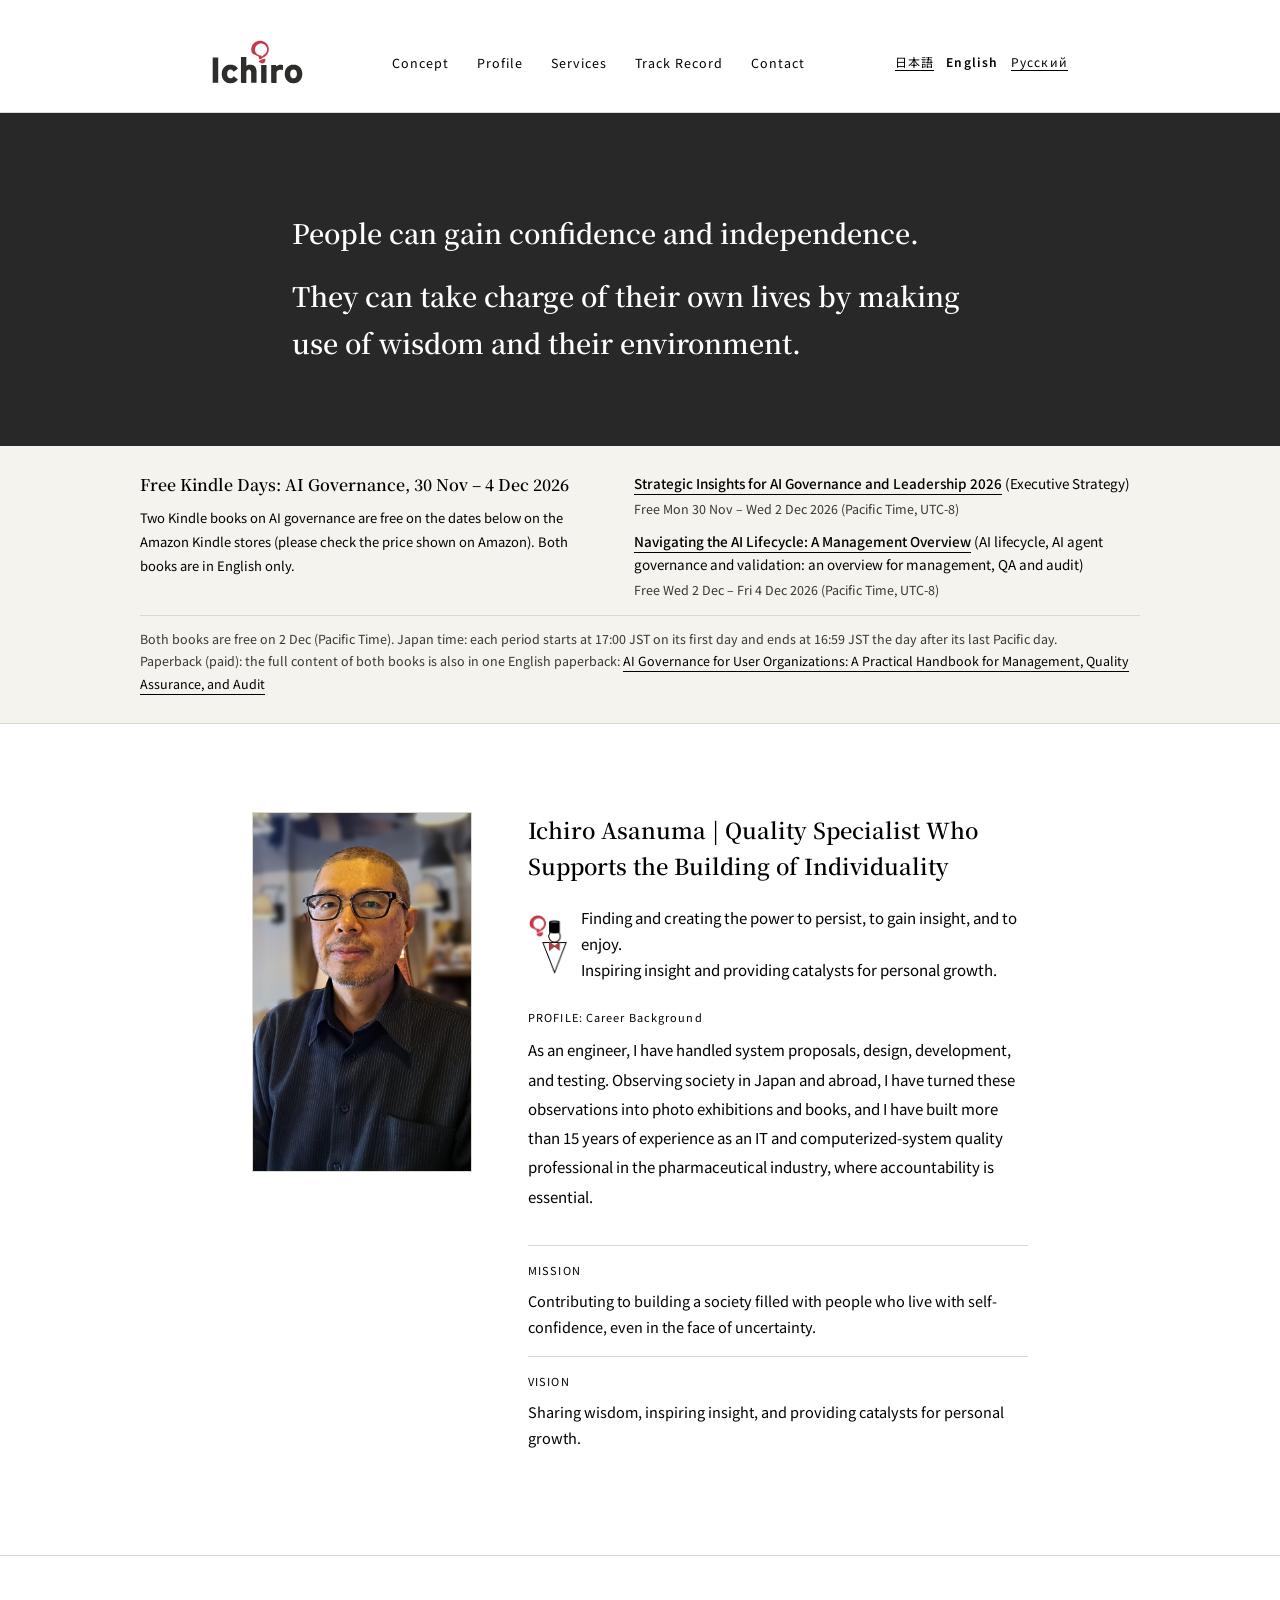
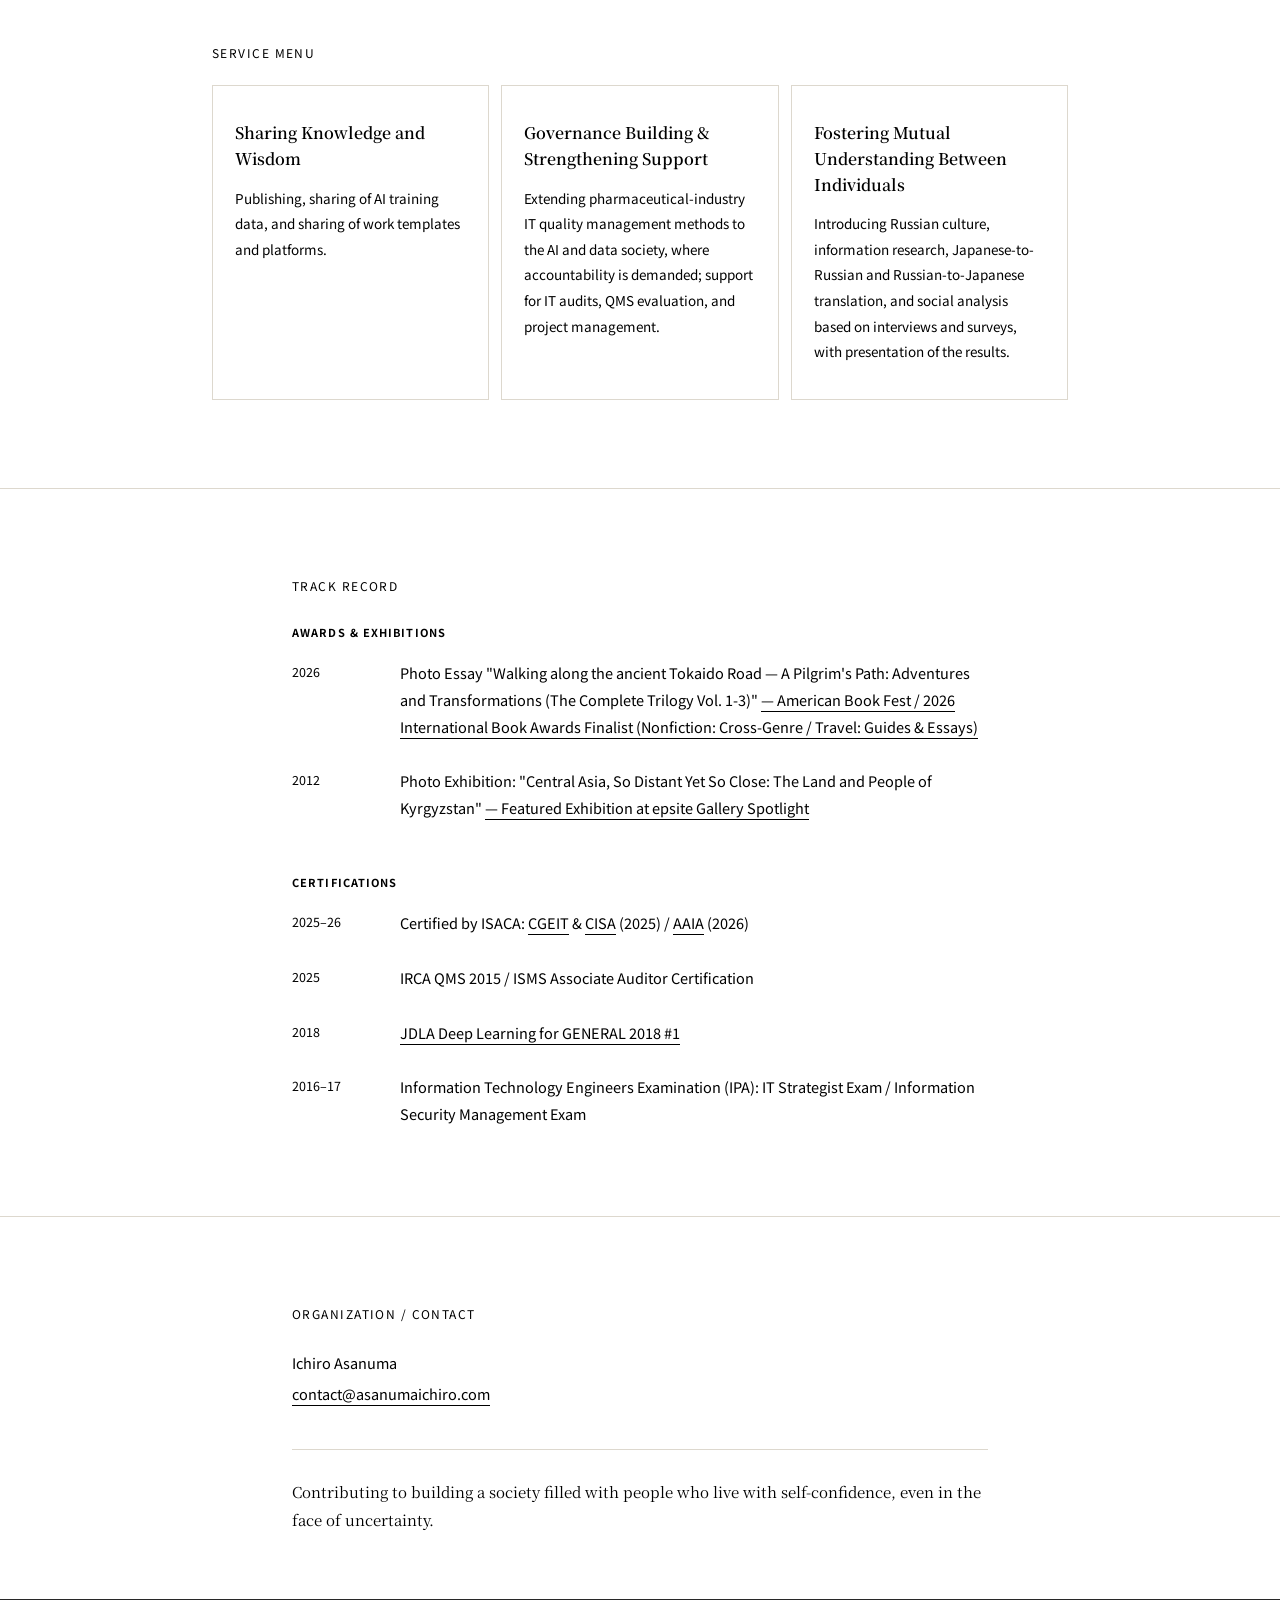
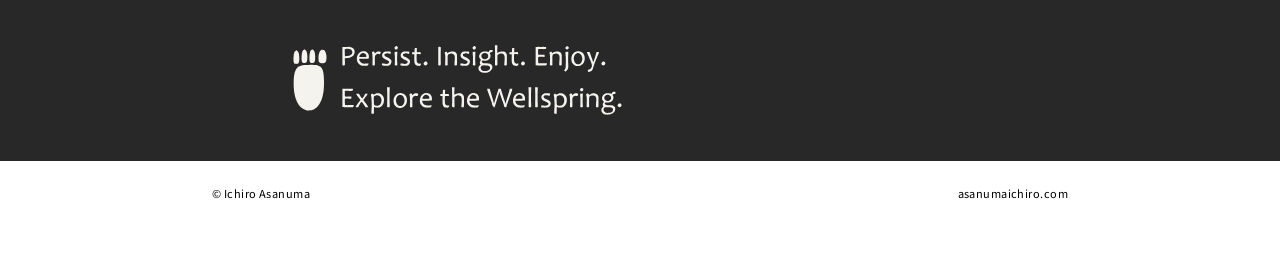
<file: index.html>
<!doctype html>

<html lang="en">
<head>
<meta charset="utf-8"/>
<meta content="width=device-width, initial-scale=1" name="viewport"/>
<title>Ichiro Asanuma | Quality Specialist Who Supports the Building of Individuality</title>
<meta content="More than 15 years as an IT and computerized-systems quality professional. Sharing knowledge and wisdom, governance building and strengthening support, and support for fostering mutual understanding between individuals." name="description"/>
<link href="https://asanumaichiro.com/" rel="canonical"/><link href="https://asanumaichiro.com/" hreflang="en" rel="alternate"/><link href="https://asanumaichiro.com/ja/" hreflang="ja" rel="alternate"/><link href="https://asanumaichiro.com/ru/" hreflang="ru" rel="alternate"/><link href="https://asanumaichiro.com/" hreflang="x-default" rel="alternate"/>
<meta content="website" property="og:type"/>
<meta content="en_US" property="og:locale"/><meta content="ja_JP" property="og:locale:alternate"/><meta content="ru_RU" property="og:locale:alternate"/>
<meta content="https://asanumaichiro.com/" property="og:url"/>
<meta content="Ichiro Asanuma | Quality Specialist Who Supports the Building of Individuality" property="og:title"/>
<meta content="More than 15 years as an IT and computerized-systems quality professional. Sharing knowledge and wisdom, governance building and strengthening support, and support for fostering mutual understanding between individuals." property="og:description"/>
<meta content="https://asanumaichiro.com/assets/og-image-en.png?v=2" property="og:image"/>
<meta content="1200" property="og:image:width"/>
<meta content="630" property="og:image:height"/>
<meta content="summary_large_image" name="twitter:card"/>
<link href="favicon.ico?v=2" rel="icon" sizes="16x16 32x32 48x48"/>
<link href="icon-192.png?v=2" rel="icon" sizes="192x192" type="image/png"/>
<link href="apple-touch-icon.png?v=2" rel="apple-touch-icon"/>
<link href="https://fonts.googleapis.com" rel="preconnect"/>
<link crossorigin="" href="https://fonts.gstatic.com" rel="preconnect"/>
<link href="https://fonts.googleapis.com/css2?family=Noto+Serif+JP:wght@500;600;700&amp;family=Noto+Sans+JP:wght@400;500;600&amp;display=swap" rel="stylesheet"/>
<link href="style.css" rel="stylesheet"/>
</head>
<body class="lang-en">
<header class="site-header">
<div class="inner w-920">
<a aria-label="Ichiro" class="wordmark" href="#top">
<img alt="Ichiro" height="44" src="assets/wordmark-ichiro.svg" width="91"/>
</a>
<nav aria-label="メニュー" class="site-nav">
<a href="#concept">Concept</a>
<a href="#profile">Profile</a>
<a href="#service">Services</a>
<a href="#performance">Track Record</a>
<a href="#contact">Contact</a>
</nav><div aria-label="Language" class="lang"><a href="ja/" hreflang="ja" lang="ja">日本語</a><a aria-current="true" href="./" hreflang="en" lang="en">English</a><a href="ru/" hreflang="ru" lang="ru">Русский</a></div>
</div>
</header>
<main id="top">
<section class="section concept" id="concept">
<div class="inner w-760">
<h1>People can gain confidence and independence. <br/>They can take charge of their own lives by making use of wisdom and their environment.</h1>
</div>
</section>
<section id="kindle-free-2026-12" lang="en" style="background: #F5F3EE; border-bottom: 1px solid #DDD8CE; color: #000000; font-family: 'Noto Sans JP', sans-serif;">
<div style="max-width: 1040px; margin: 0 auto; padding: 26px 20px 28px; display: flex; gap: 14px 48px; flex-wrap: wrap; align-items: flex-start;">
<div style="flex: 1 1 340px; min-width: 0;">
<h2 style="font-family: 'Noto Serif JP', serif; font-weight: 600; font-size: 16px; line-height: 1.6; margin: 0 0 8px;">Free Kindle Days: AI Governance, 30 Nov – 4 Dec 2026</h2>
<p style="font-size: 13px; line-height: 1.85; margin: 0;">Two Kindle books on AI governance are free on the dates below on the Amazon Kindle stores (please check the price shown on Amazon). Both books are in English only.</p>
</div>
<div style="flex: 1 1 400px; min-width: 0; display: flex; flex-direction: column; gap: 10px;">
<div style="font-size: 13.5px; line-height: 1.75;"><a href="https://www.amazon.com/dp/B0GCKHJDC8" target="_blank" rel="noopener" style="border-bottom: 1px solid currentColor; padding-bottom: 1px; font-weight: 500;">Strategic Insights for AI Governance and Leadership 2026</a> (Executive Strategy)<div style="font-size: 12.5px; line-height: 1.75; color: #3A3733; margin-top: 2px;">Free Mon 30 Nov – Wed 2 Dec 2026 (Pacific Time, UTC-8)</div></div><div style="font-size: 13.5px; line-height: 1.75;"><a href="https://www.amazon.com/dp/B0GCP41MKJ" target="_blank" rel="noopener" style="border-bottom: 1px solid currentColor; padding-bottom: 1px; font-weight: 500;">Navigating the AI Lifecycle: A Management Overview</a> (AI lifecycle, AI agent governance and validation: an overview for management, QA and audit)<div style="font-size: 12.5px; line-height: 1.75; color: #3A3733; margin-top: 2px;">Free Wed 2 Dec – Fri 4 Dec 2026 (Pacific Time, UTC-8)</div></div>
</div>
<div style="flex: 1 1 100%; border-top: 1px solid #DDD8CE; padding-top: 12px; font-size: 12.5px; line-height: 1.8; color: #3A3733;">
<span>Both books are free on 2 Dec (Pacific Time).</span> <span>Japan time: each period starts at 17:00 JST on its first day and ends at 16:59 JST the day after its last Pacific day.</span><br>
<span>Paperback (paid): the full content of both books is also in one English paperback: <a href="https://www.amazon.com/dp/B0H9SYSLRL" target="_blank" rel="noopener" style="border-bottom: 1px solid currentColor; padding-bottom: 1px; color: #000000;">AI Governance for User Organizations: A Practical Handbook for Management, Quality Assurance, and Audit</a></span>
</div>
</div>
</section>
<style>[hidden]{display:none!important}</style>
<script>(function(){var e=document.getElementById("kindle-free-2026-12");if(e&&Date.now()>=Date.parse("2026-12-05T08:00:00Z"))e.hidden=true;})();</script>
<section class="section profile" id="profile">
<div class="inner w-840">
<div class="portrait">
<img alt="Ichiro Asanuma" height="1080" src="assets/portrait.jpg" width="660"/>
</div>
<div class="profile-body">
<h2>Ichiro Asanuma | Quality Specialist Who Supports the Building of Individuality</h2>
<div class="values">
<img alt="" height="124" src="assets/title-icon.png" width="81"/>
<ul>
<li>Finding and creating the power to persist, to gain insight, and to enjoy.</li>
<li>Inspiring insight and providing catalysts for personal growth.</li>
</ul>
</div>
<div class="eyebrow">PROFILE: Career Background</div>
<p class="bio">As an engineer, I have handled system proposals, design, development, and testing. Observing society in Japan and abroad, I have turned these observations into photo exhibitions and books, and I have built more than 15 years of experience as an IT and computerized-system quality professional in the pharmaceutical industry, where accountability is essential.</p>
<dl class="statements">
<div>
<dt class="eyebrow">MISSION</dt>
<dd>Contributing to building a society filled with people who live with self-confidence, even in the face of uncertainty.</dd>
</div>
<div>
<dt class="eyebrow">VISION</dt>
<dd>Sharing wisdom, inspiring insight, and providing catalysts for personal growth.</dd>
</div>
</dl>
</div>
</div>
</section>
<section class="section service" id="service">
<div class="inner w-920">
<h2 class="eyebrow eyebrow--section">SERVICE MENU</h2>
<div class="service-grid">
<a class="service-card" href="https://chiespring.com/" rel="noopener" target="_blank">
<h3>Sharing Knowledge and Wisdom</h3>
<p>Publishing, sharing of AI training data, and sharing of work templates and platforms.</p>
</a>
<a class="service-card" href="https://system-individualstyle.com/service.html" rel="noopener" target="_blank">
<h3>Governance Building &amp; Strengthening Support</h3>
<p>Extending pharmaceutical-industry IT quality management methods to the AI and data society, where accountability is demanded; support for IT audits, QMS evaluation, and project management.</p>
</a>
<a class="service-card" href="#contact">
<h3>Fostering Mutual Understanding Between Individuals</h3>
<p>Introducing Russian culture, information research, Japanese-to-Russian and Russian-to-Japanese translation, and social analysis based on interviews and surveys, with presentation of the results.</p>
</a>
</div>
</div>
</section>
<section class="section performance" id="performance">
<div class="inner w-760">
<h2 class="eyebrow eyebrow--section">TRACK RECORD</h2>
<h3 class="records-label">AWARDS &amp; EXHIBITIONS</h3>
<ul class="records">
<li>
<span class="year">2026</span>
<span class="text">Photo Essay "Walking along the ancient Tokaido Road — A Pilgrim's Path: Adventures and Transformations (The Complete Trilogy Vol. 1-3)" <a class="link-u muted" href="https://www.internationalbookawards.com/2026awardannouncement.html" rel="noopener noreferrer" target="_blank">— American Book Fest / 2026 International Book Awards Finalist (Nonfiction: Cross-Genre / Travel: Guides &amp; Essays)</a></span>
</li>
<li>
<span class="year">2012</span>
<span class="text">Photo Exhibition: "Central Asia, So Distant Yet So Close: The Land and People of Kyrgyzstan" <a class="link-u muted" href="https://www.epson.jp/katsuyou/photo/exhibitions/epsite-archive/2012/" rel="noopener noreferrer" target="_blank">— Featured Exhibition at epsite Gallery Spotlight</a></span>
</li>
</ul>
<h3 class="records-label">CERTIFICATIONS</h3>
<ul class="records">
<li>
<span class="year">2025–26</span>
<span class="text">Certified by ISACA: <a class="link-u" href="https://www.credly.com/badges/9d24c6bb-d3b9-47e6-b296-12cf01245f75/public_url" rel="noopener noreferrer" target="_blank">CGEIT</a> &amp; <a class="link-u" href="https://www.credly.com/badges/7f80bd45-3de4-459d-bcc3-54f25b523028/public_url" rel="noopener noreferrer" target="_blank">CISA</a> (2025) / <a class="link-u" href="https://www.credly.com/badges/a94324ef-006c-402f-a08a-2b63fc0e9460/public_url" rel="noopener noreferrer" target="_blank">AAIA</a> (2026)</span>
</li>
<li>
<span class="year">2025</span>
<span class="text">IRCA QMS 2015 / ISMS Associate Auditor Certification</span>
</li>
<li>
<span class="year">2018</span>
<span class="text"><a class="link-u" href="https://www.openbadge-global.com/api/v1.0/openBadge/v2/Wallet/Public/GetAssertionShare/TG9EMWFHRTNlZkxVT09sYVlLYnZiZz09" rel="noopener noreferrer" target="_blank">JDLA Deep Learning for GENERAL 2018 #1</a></span>
</li>
<li>
<span class="year">2016–17</span>
<span class="text">Information Technology Engineers Examination (IPA): IT Strategist Exam / Information Security Management Exam</span>
</li>
</ul>
</div>
</section>
<section class="section contact" id="contact">
<div class="inner w-760">
<h2 class="eyebrow eyebrow--section">ORGANIZATION / CONTACT</h2>
<address>Ichiro Asanuma<br/><a class="link-u" href="mailto:contact@asanumaichiro.com">contact@asanumaichiro.com</a></address>
<p class="mission-echo">Contributing to building a society filled with people who live with self-confidence, even in the face of uncertainty.</p>
</div>
</section>
</main>
<footer>
<div class="footer-brand">
<div class="inner w-760">
<img alt="" class="footprint" height="64" src="assets/footprint-light.svg" width="35"/>
<img alt="Persist. Insight. Enjoy. Explore the Wellspring." class="tagline" height="74" src="assets/tagline-en-light.svg" width="285"/>
</div>
</div>
<div class="footer-bar">
<div class="inner w-920">
<span>© Ichiro Asanuma</span>
<span>asanumaichiro.com</span>
</div>
</div>
</footer>
</body>
</html>
</file>
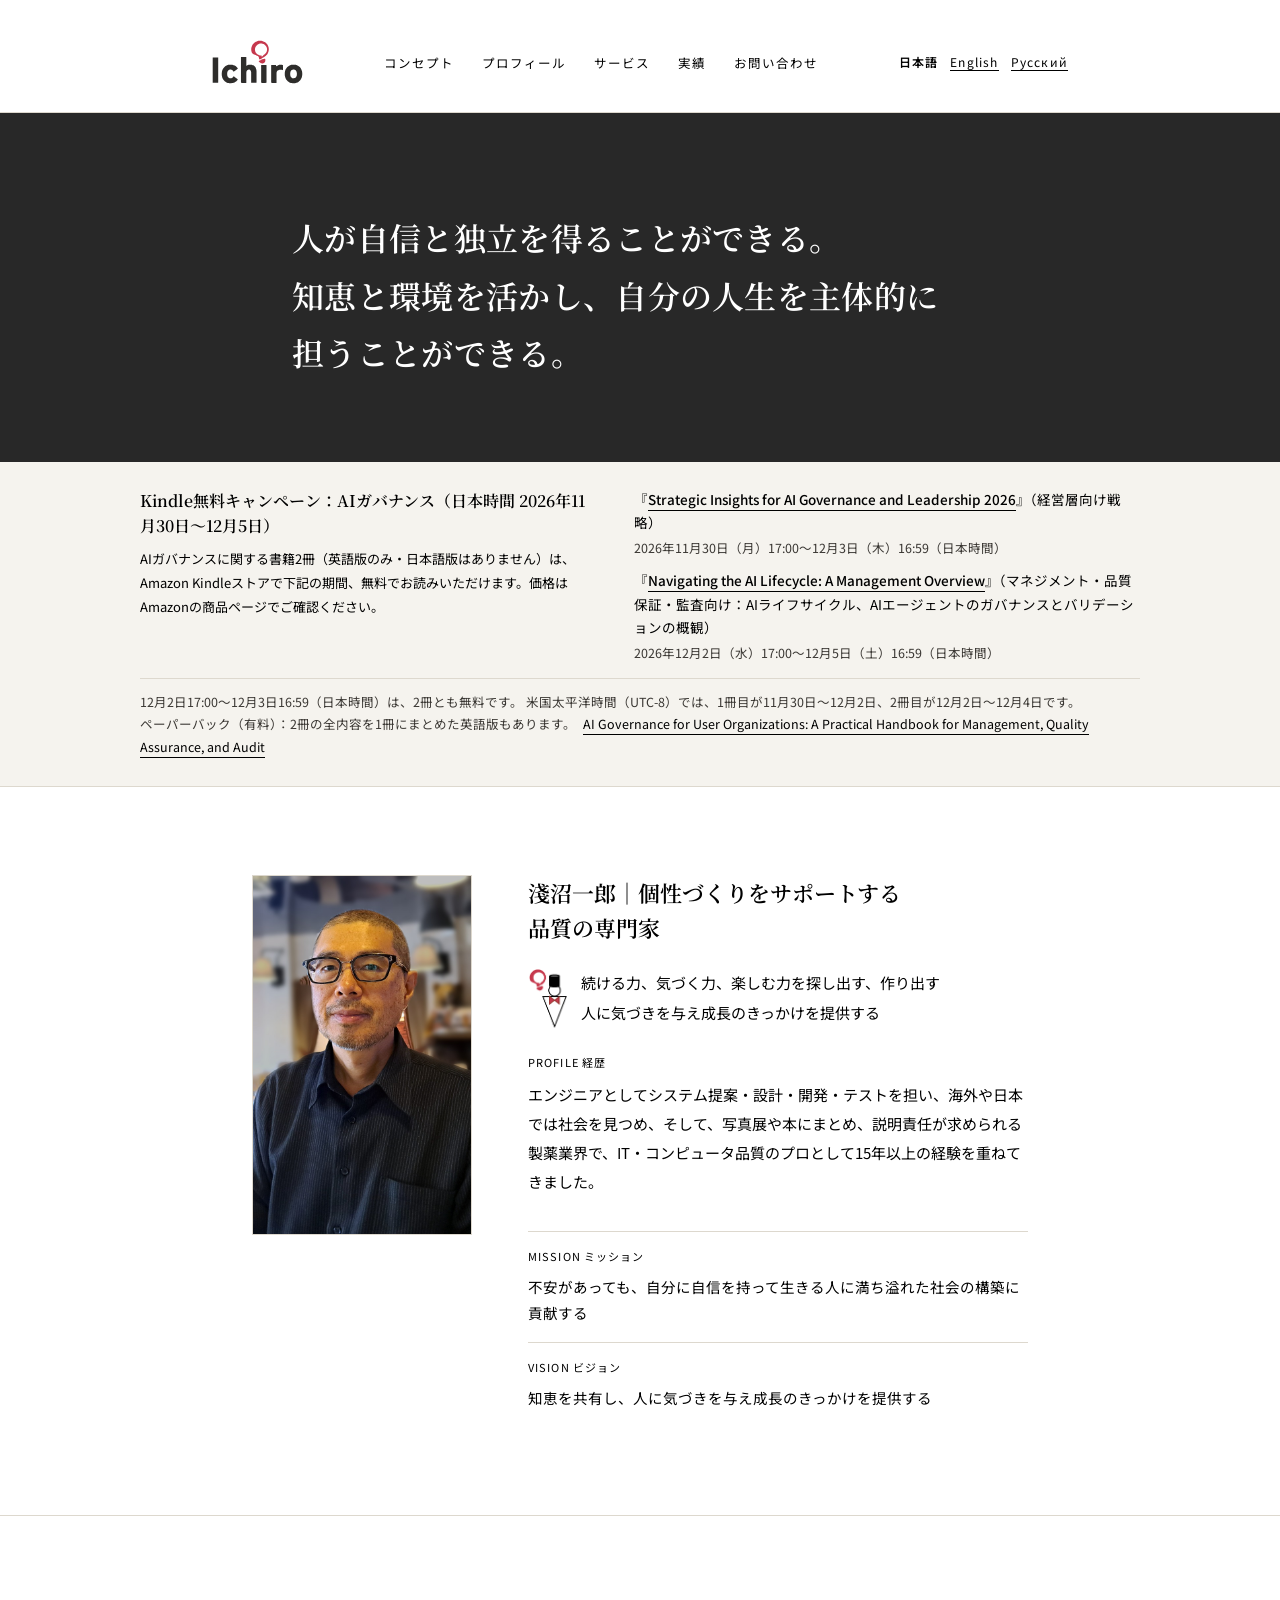
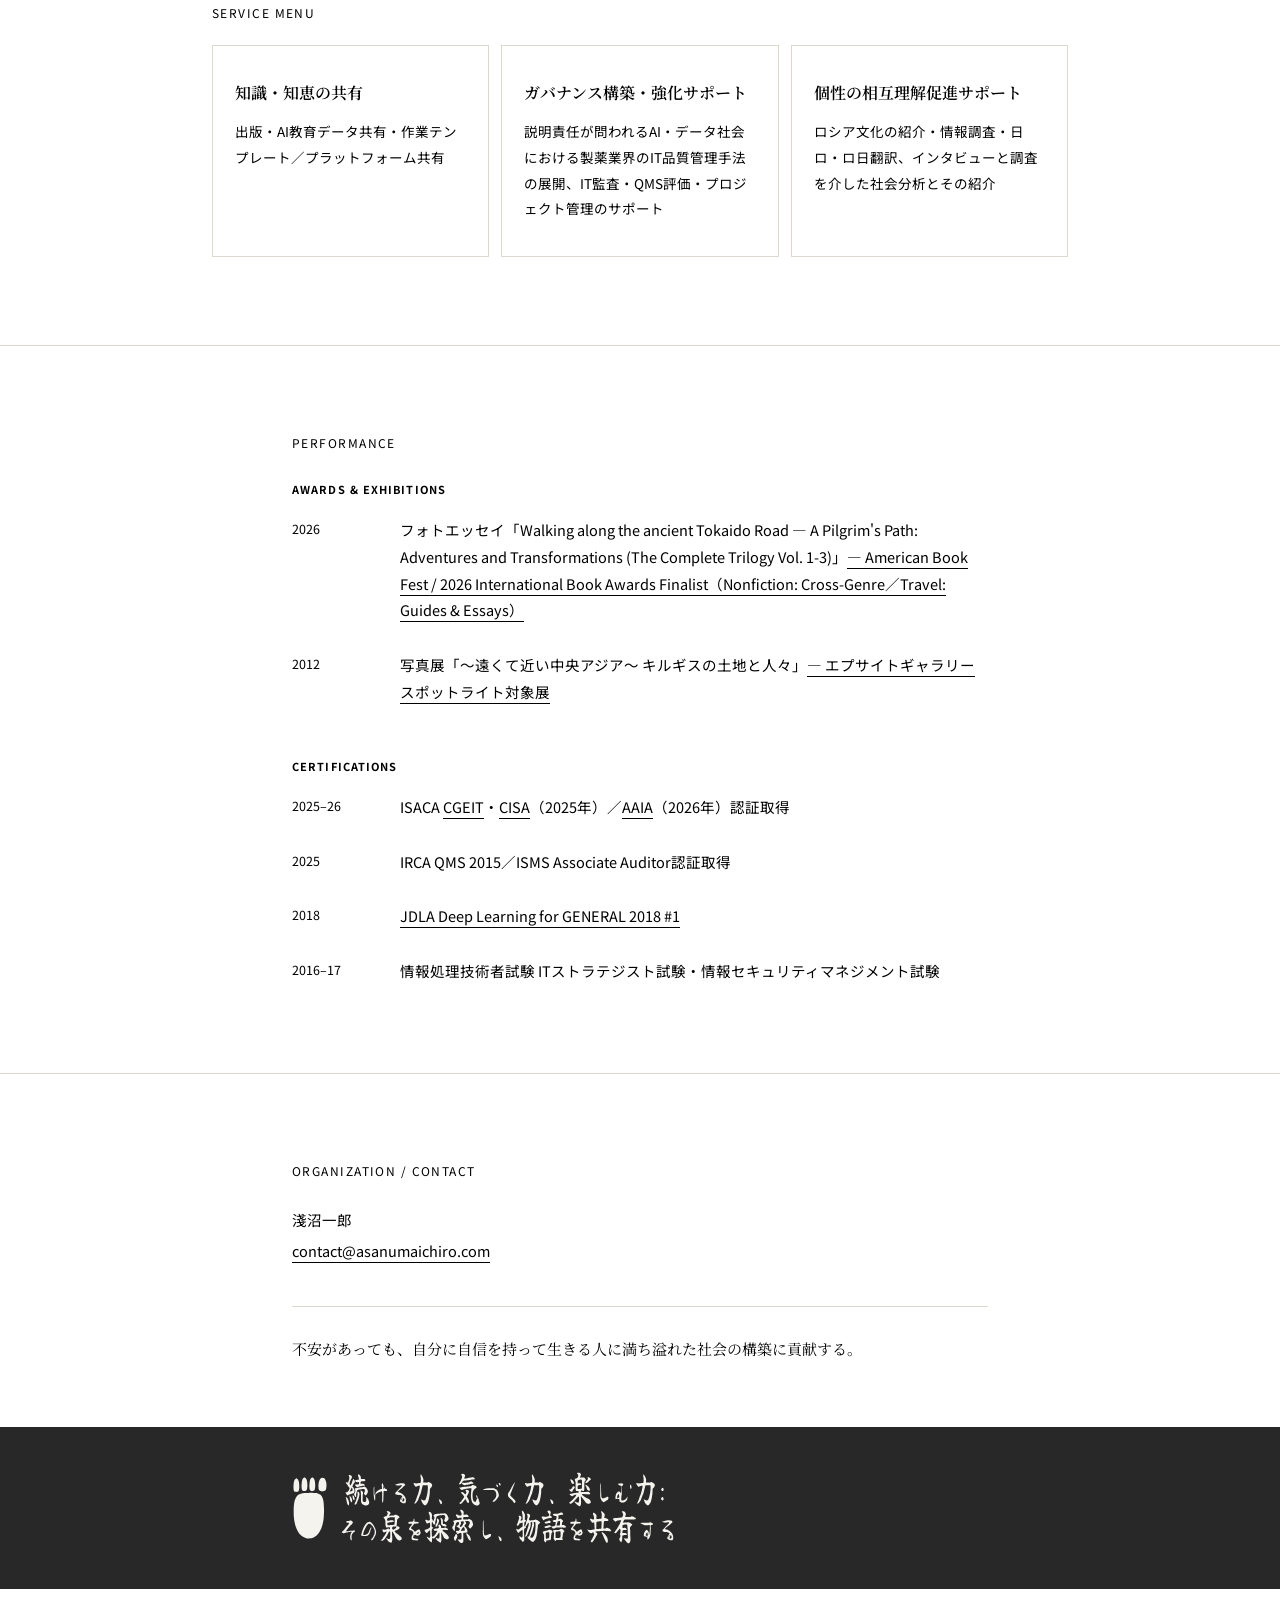
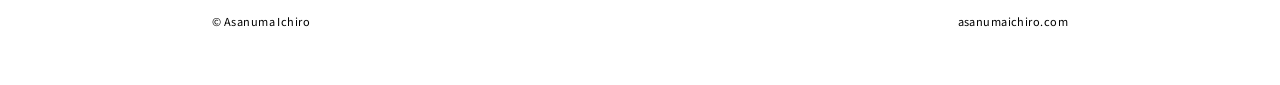
<file: ja/index.html>
<!doctype html>

<html lang="ja">
<head>
<meta charset="utf-8"/>
<meta content="width=device-width, initial-scale=1" name="viewport"/>
<title>淺沼一郎｜個性づくりをサポートする品質の専門家</title>
<meta content="IT・コンピュータ品質のプロとして15年以上。知識・知恵の共有、ガバナンス構築・強化サポート、個性の相互理解促進サポートを提供します。" name="description"/>
<link href="https://asanumaichiro.com/ja/" rel="canonical"/><link href="https://asanumaichiro.com/" hreflang="en" rel="alternate"/><link href="https://asanumaichiro.com/ja/" hreflang="ja" rel="alternate"/><link href="https://asanumaichiro.com/ru/" hreflang="ru" rel="alternate"/><link href="https://asanumaichiro.com/" hreflang="x-default" rel="alternate"/>
<meta content="website" property="og:type"/>
<meta content="ja_JP" property="og:locale"/><meta content="en_US" property="og:locale:alternate"/><meta content="ru_RU" property="og:locale:alternate"/>
<meta content="https://asanumaichiro.com/ja/" property="og:url"/>
<meta content="淺沼一郎｜個性づくりをサポートする品質の専門家" property="og:title"/>
<meta content="IT・コンピュータ品質のプロとして15年以上。知識・知恵の共有、ガバナンス構築・強化サポート、個性の相互理解促進サポートを提供します。" property="og:description"/>
<meta content="https://asanumaichiro.com/assets/og-image-ja.png?v=2" property="og:image"/>
<meta content="1200" property="og:image:width"/>
<meta content="630" property="og:image:height"/>
<meta content="summary_large_image" name="twitter:card"/>
<link href="../favicon.ico?v=2" rel="icon" sizes="16x16 32x32 48x48"/>
<link href="../icon-192.png?v=2" rel="icon" sizes="192x192" type="image/png"/>
<link href="../apple-touch-icon.png?v=2" rel="apple-touch-icon"/>
<link href="https://fonts.googleapis.com" rel="preconnect"/>
<link crossorigin="" href="https://fonts.gstatic.com" rel="preconnect"/>
<link href="https://fonts.googleapis.com/css2?family=Noto+Serif+JP:wght@500;600;700&amp;family=Noto+Sans+JP:wght@400;500;600&amp;display=swap" rel="stylesheet"/>
<link href="../style.css" rel="stylesheet"/>
</head>
<body class="lang-ja">
<header class="site-header">
<div class="inner w-920">
<a aria-label="Ichiro" class="wordmark" href="#top">
<img alt="Ichiro" height="44" src="../assets/wordmark-ichiro.svg" width="91"/>
</a>
<nav aria-label="メニュー" class="site-nav">
<a href="#concept">コンセプト</a>
<a href="#profile">プロフィール</a>
<a href="#service">サービス</a>
<a href="#performance">実績</a>
<a href="#contact">お問い合わせ</a>
</nav><div aria-label="言語" class="lang"><a aria-current="true" href="../ja/" hreflang="ja" lang="ja">日本語</a><a href="../" hreflang="en" lang="en">English</a><a href="../ru/" hreflang="ru" lang="ru">Русский</a></div>
</div>
</header>
<main id="top">
<section class="section concept" id="concept">
<div class="inner w-760">
<h1>
<span class="ib">人が自信と独立を</span><span class="ib">得ることができる。</span><br/>
<span class="ib">知恵と環境を活かし、</span><span class="ib">自分の人生を主体的に</span><span class="ib">担うことができる。</span>
</h1>
</div>
</section>
<section id="kindle-free-2026-12" lang="ja" style="background: #F5F3EE; border-bottom: 1px solid #DDD8CE; color: #000000; font-family: 'Noto Sans JP', sans-serif;">
<div style="max-width: 1040px; margin: 0 auto; padding: 26px 20px 28px; display: flex; gap: 14px 48px; flex-wrap: wrap; align-items: flex-start;">
<div style="flex: 1 1 340px; min-width: 0;">
<h2 style="font-family: 'Noto Serif JP', serif; font-weight: 600; font-size: 16px; line-height: 1.6; margin: 0 0 8px;">Kindle無料キャンペーン：AIガバナンス（日本時間 2026年11月30日〜12月5日）</h2>
<p style="font-size: 13px; line-height: 1.85; margin: 0;">AIガバナンスに関する書籍2冊（英語版のみ・日本語版はありません）は、Amazon Kindleストアで下記の期間、無料でお読みいただけます。価格はAmazonの商品ページでご確認ください。</p>
</div>
<div style="flex: 1 1 400px; min-width: 0; display: flex; flex-direction: column; gap: 10px;">
<div style="font-size: 13.5px; line-height: 1.75;">『<a href="https://www.amazon.co.jp/dp/B0GCKHJDC8" target="_blank" rel="noopener" style="border-bottom: 1px solid currentColor; padding-bottom: 1px; font-weight: 500;">Strategic Insights for AI Governance and Leadership 2026</a>』（経営層向け戦略）<div style="font-size: 12.5px; line-height: 1.75; color: #3A3733; margin-top: 2px;">2026年11月30日（月）17:00〜12月3日（木）16:59（日本時間）</div></div><div style="font-size: 13.5px; line-height: 1.75;">『<a href="https://www.amazon.co.jp/dp/B0GCP41MKJ" target="_blank" rel="noopener" style="border-bottom: 1px solid currentColor; padding-bottom: 1px; font-weight: 500;">Navigating the AI Lifecycle: A Management Overview</a>』（マネジメント・品質保証・監査向け：AIライフサイクル、AIエージェントのガバナンスとバリデーションの概観）<div style="font-size: 12.5px; line-height: 1.75; color: #3A3733; margin-top: 2px;">2026年12月2日（水）17:00〜12月5日（土）16:59（日本時間）</div></div>
</div>
<div style="flex: 1 1 100%; border-top: 1px solid #DDD8CE; padding-top: 12px; font-size: 12.5px; line-height: 1.8; color: #3A3733;">
<span>12月2日17:00〜12月3日16:59（日本時間）は、2冊とも無料です。</span> <span>米国太平洋時間（UTC-8）では、1冊目が11月30日〜12月2日、2冊目が12月2日〜12月4日です。</span><br>
<span>ペーパーバック（有料）：2冊の全内容を1冊にまとめた英語版もあります。　<a href="https://www.amazon.co.jp/dp/B0H9SYSLRL" target="_blank" rel="noopener" style="border-bottom: 1px solid currentColor; padding-bottom: 1px; color: #000000;">AI Governance for User Organizations: A Practical Handbook for Management, Quality Assurance, and Audit</a></span>
</div>
</div>
</section>
<style>[hidden]{display:none!important}</style>
<script>(function(){var e=document.getElementById("kindle-free-2026-12");if(e&&Date.now()>=Date.parse("2026-12-05T08:00:00Z"))e.hidden=true;})();</script>
<section class="section profile" id="profile">
<div class="inner w-840">
<div class="portrait">
<img alt="淺沼一郎" height="1080" src="../assets/portrait.jpg" width="660"/>
</div>
<div class="profile-body">
<h2><span class="ib">淺沼一郎｜</span><span class="ib">個性づくりを</span><span class="ib">サポートする</span><span class="ib">品質の専門家</span></h2>
<div class="values">
<img alt="" height="124" src="../assets/title-icon.png" width="81"/>
<ul>
<li>続ける力、気づく力、楽しむ力を探し出す、作り出す</li>
<li>人に気づきを与え成長のきっかけを提供する</li>
</ul>
</div>
<div class="eyebrow">PROFILE 経歴</div>
<p class="bio">エンジニアとしてシステム提案・設計・開発・テストを担い、海外や日本では社会を見つめ、そして、写真展や本にまとめ、説明責任が求められる製薬業界で、IT・コンピュータ品質のプロとして15年以上の経験を重ねてきました。</p>
<dl class="statements">
<div>
<dt class="eyebrow">MISSION ミッション</dt>
<dd>不安があっても、自分に自信を持って生きる人に満ち溢れた社会の構築に貢献する</dd>
</div>
<div>
<dt class="eyebrow">VISION ビジョン</dt>
<dd>知恵を共有し、人に気づきを与え成長のきっかけを提供する</dd>
</div>
</dl>
</div>
</div>
</section>
<section class="section service" id="service">
<div class="inner w-920">
<h2 class="eyebrow eyebrow--section">SERVICE MENU</h2>
<div class="service-grid">
<a class="service-card" href="https://chiespring.com/ja/" rel="noopener" target="_blank">
<h3>知識・知恵の共有</h3>
<p>出版・AI教育データ共有・作業テンプレート／プラットフォーム共有</p>
</a>
<a class="service-card" href="https://system-individualstyle.com/ja/service.html" rel="noopener" target="_blank">
<h3>ガバナンス構築・強化サポート</h3>
<p>説明責任が問われるAI・データ社会における製薬業界のIT品質管理手法の展開、IT監査・QMS評価・プロジェクト管理のサポート</p>
</a>
<a class="service-card" href="#contact">
<h3>個性の相互理解促進サポート</h3>
<p>ロシア文化の紹介・情報調査・日ロ・ロ日翻訳、インタビューと調査を介した社会分析とその紹介</p>
</a>
</div>
</div>
</section>
<section class="section performance" id="performance">
<div class="inner w-760">
<h2 class="eyebrow eyebrow--section">PERFORMANCE</h2>
<h3 class="records-label">AWARDS &amp; EXHIBITIONS</h3>
<ul class="records">
<li>
<span class="year">2026</span>
<span class="text">フォトエッセイ「Walking along the ancient Tokaido Road — A Pilgrim's Path: Adventures and Transformations (The Complete Trilogy Vol. 1-3)」<a class="link-u muted" href="https://www.internationalbookawards.com/2026awardannouncement.html" rel="noopener noreferrer" target="_blank">— American Book Fest / 2026 International Book Awards Finalist（Nonfiction: Cross-Genre／Travel: Guides &amp; Essays）</a></span>
</li>
<li>
<span class="year">2012</span>
<span class="text">写真展「〜遠くて近い中央アジア〜 キルギスの土地と人々」<a class="link-u muted" href="https://www.epson.jp/katsuyou/photo/exhibitions/epsite-archive/2012/" rel="noopener noreferrer" target="_blank">— エプサイトギャラリー スポットライト対象展</a></span>
</li>
</ul>
<h3 class="records-label">CERTIFICATIONS</h3>
<ul class="records">
<li>
<span class="year">2025–26</span>
<span class="text">ISACA <a class="link-u" href="https://www.credly.com/badges/9d24c6bb-d3b9-47e6-b296-12cf01245f75/public_url" rel="noopener noreferrer" target="_blank">CGEIT</a>・<a class="link-u" href="https://www.credly.com/badges/7f80bd45-3de4-459d-bcc3-54f25b523028/public_url" rel="noopener noreferrer" target="_blank">CISA</a>（2025年）／<a class="link-u" href="https://www.credly.com/badges/a94324ef-006c-402f-a08a-2b63fc0e9460/public_url" rel="noopener noreferrer" target="_blank">AAIA</a>（2026年）<span class="muted">認証取得</span></span>
</li>
<li>
<span class="year">2025</span>
<span class="text">IRCA QMS 2015／ISMS Associate Auditor<span class="muted">認証取得</span></span>
</li>
<li>
<span class="year">2018</span>
<span class="text"><a class="link-u" href="https://www.openbadge-global.com/api/v1.0/openBadge/v2/Wallet/Public/GetAssertionShare/TG9EMWFHRTNlZkxVT09sYVlLYnZiZz09" rel="noopener noreferrer" target="_blank">JDLA Deep Learning for GENERAL 2018 #1</a></span>
</li>
<li>
<span class="year">2016–17</span>
<span class="text">情報処理技術者試験 ITストラテジスト試験・情報セキュリティマネジメント試験</span>
</li>
</ul>
</div>
</section>
<section class="section contact" id="contact">
<div class="inner w-760">
<h2 class="eyebrow eyebrow--section">ORGANIZATION / CONTACT</h2>
<address>
        淺沼一郎<br/>
<a class="link-u" href="mailto:contact@asanumaichiro.com">contact@asanumaichiro.com</a>
</address>
<p class="mission-echo">不安があっても、自分に自信を持って生きる人に満ち溢れた社会の構築に貢献する。</p>
</div>
</section>
</main>
<footer>
<div class="footer-brand">
<div class="inner w-760">
<img alt="" class="footprint" height="64" src="../assets/footprint-light.svg" width="35"/>
<img alt="続ける力、気づく力、楽しむ力：その泉を探索し、物語を共有する。" class="tagline" height="74" src="../assets/tagline-ja-light.svg" width="333"/>
</div>
</div>
<div class="footer-bar">
<div class="inner w-920">
<span>© Asanuma Ichiro</span>
<span>asanumaichiro.com</span>
</div>
</div>
</footer>
</body>
</html>
</file>
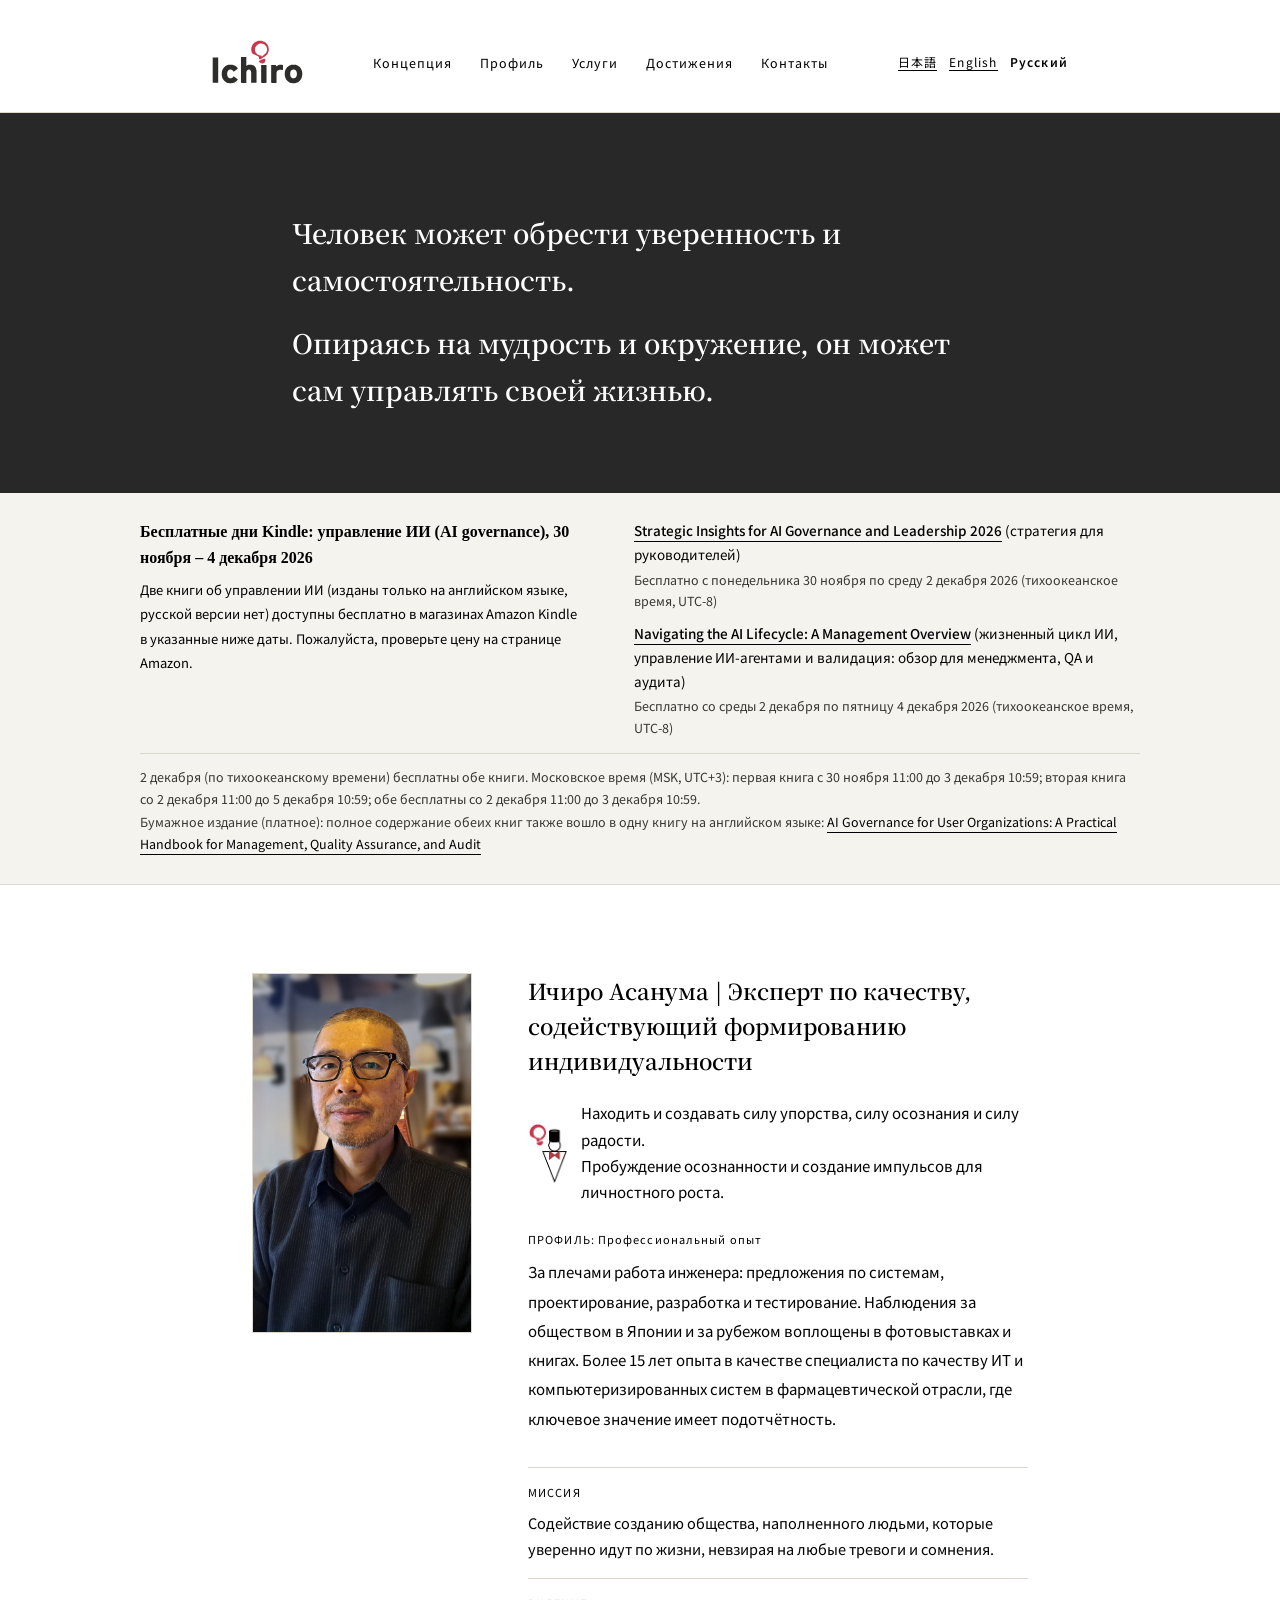
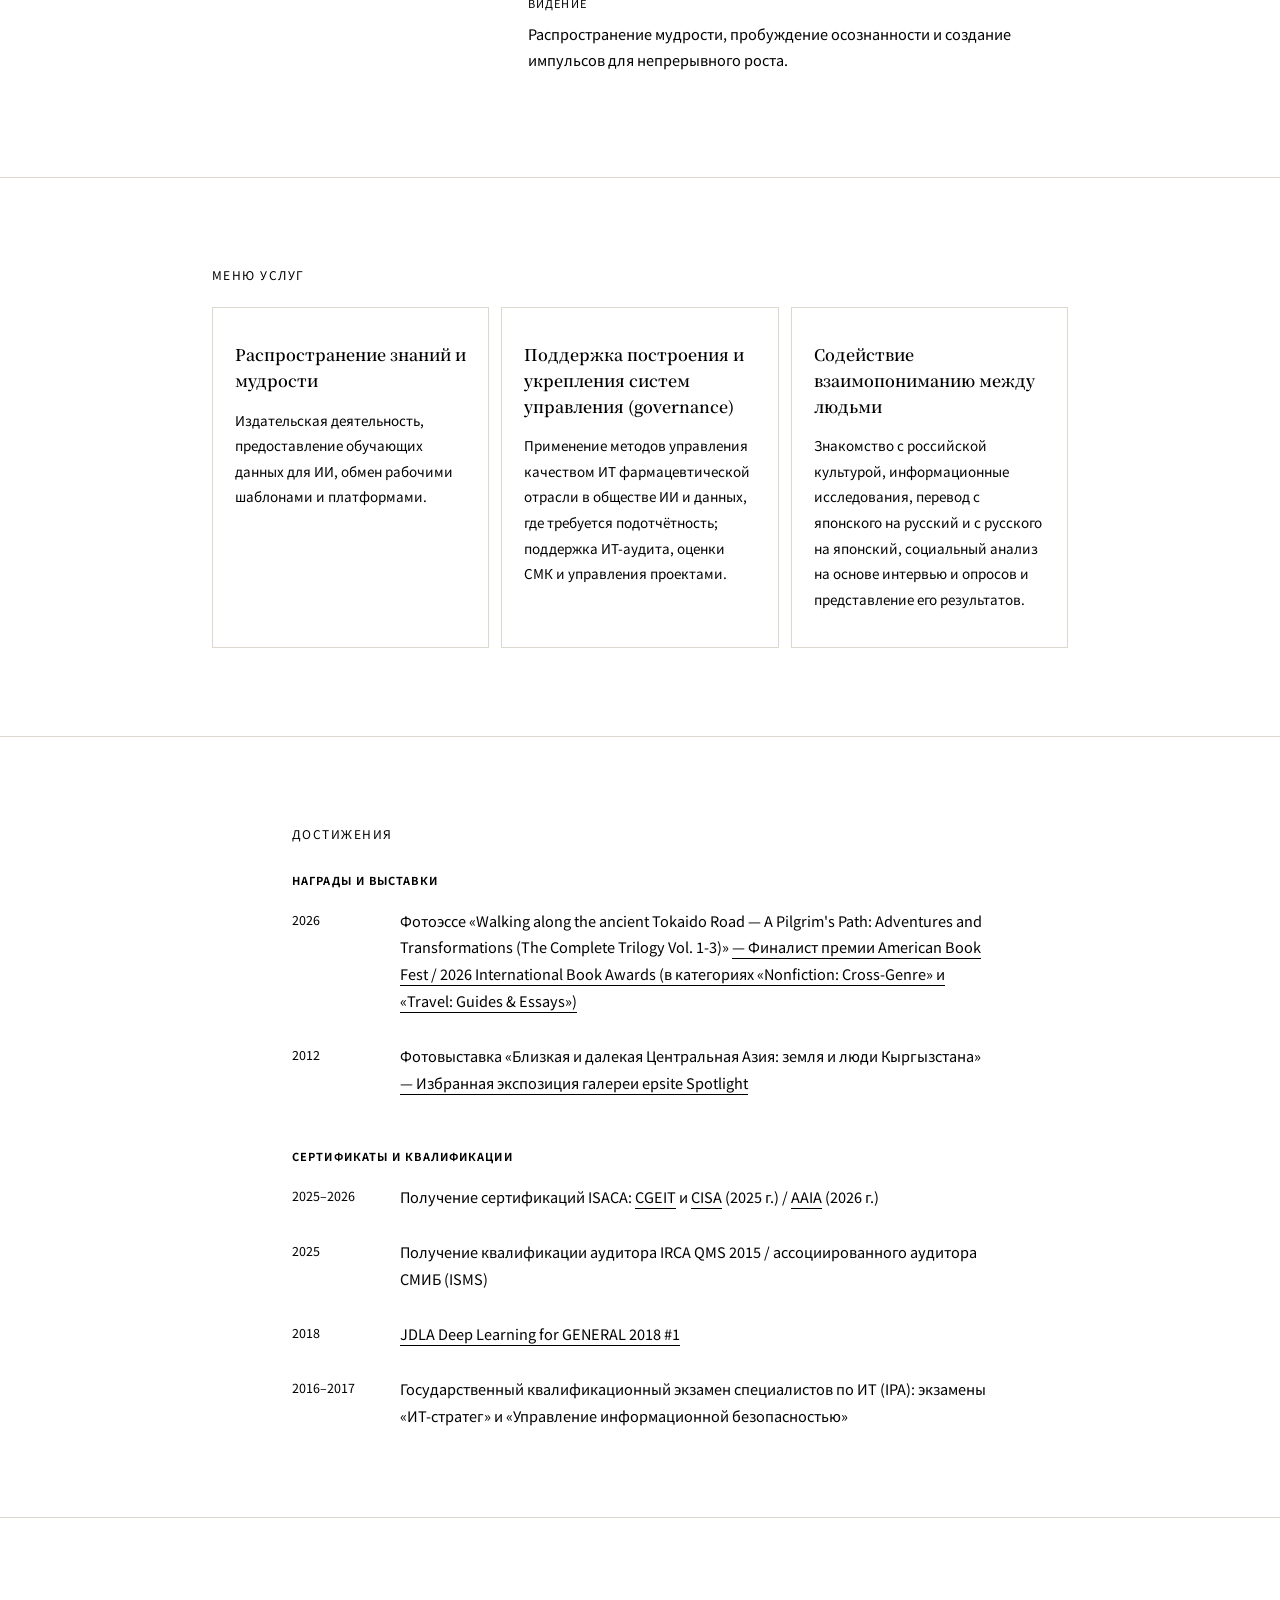
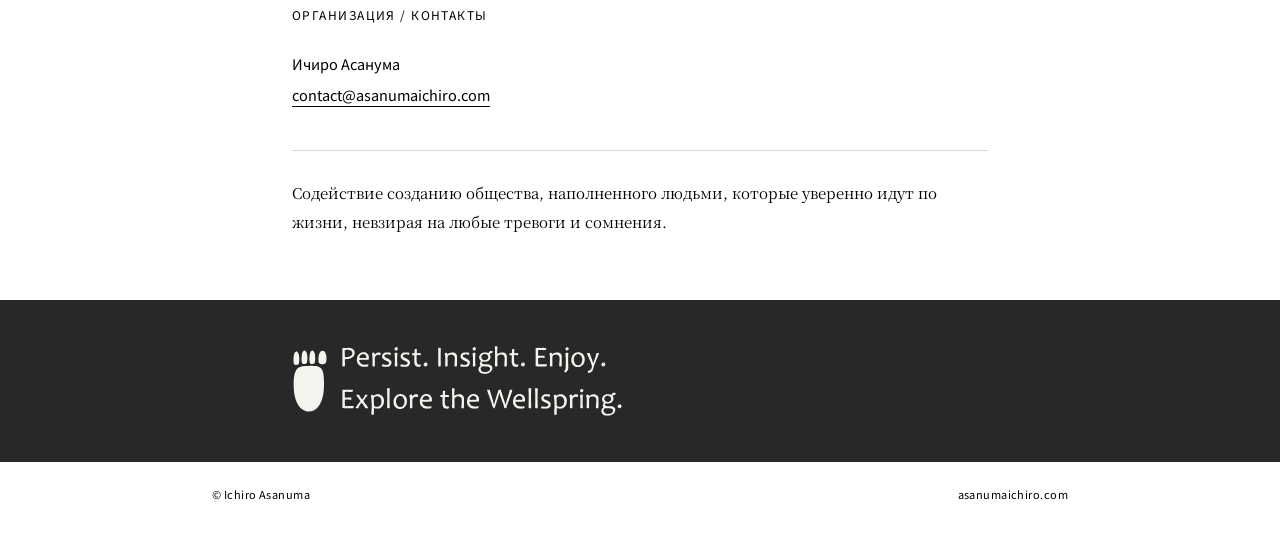
<file: ru/index.html>
<!doctype html>

<html lang="ru">
<head>
<meta charset="utf-8"/>
<meta content="width=device-width, initial-scale=1" name="viewport"/>
<title>Ичиро Асанума | Эксперт по качеству, содействующий формированию индивидуальности</title>
<meta content="Более 15 лет в качестве специалиста по качеству ИТ и компьютеризированных систем. Обмен знаниями и мудростью, поддержка построения и укрепления систем управления, содействие взаимопониманию между людьми." name="description"/>
<link href="https://asanumaichiro.com/ru/" rel="canonical"/><link href="https://asanumaichiro.com/" hreflang="en" rel="alternate"/><link href="https://asanumaichiro.com/ja/" hreflang="ja" rel="alternate"/><link href="https://asanumaichiro.com/ru/" hreflang="ru" rel="alternate"/><link href="https://asanumaichiro.com/" hreflang="x-default" rel="alternate"/>
<meta content="website" property="og:type"/>
<meta content="ru_RU" property="og:locale"/><meta content="ja_JP" property="og:locale:alternate"/><meta content="en_US" property="og:locale:alternate"/>
<meta content="https://asanumaichiro.com/ru/" property="og:url"/>
<meta content="Ичиро Асанума | Эксперт по качеству, содействующий формированию индивидуальности" property="og:title"/>
<meta content="Более 15 лет в качестве специалиста по качеству ИТ и компьютеризированных систем. Обмен знаниями и мудростью, поддержка построения и укрепления систем управления, содействие взаимопониманию между людьми." property="og:description"/>
<meta content="https://asanumaichiro.com/assets/og-image-ru.png?v=2" property="og:image"/>
<meta content="1200" property="og:image:width"/>
<meta content="630" property="og:image:height"/>
<meta content="summary_large_image" name="twitter:card"/>
<link href="../favicon.ico?v=2" rel="icon" sizes="16x16 32x32 48x48"/>
<link href="../icon-192.png?v=2" rel="icon" sizes="192x192" type="image/png"/>
<link href="../apple-touch-icon.png?v=2" rel="apple-touch-icon"/>
<link href="https://fonts.googleapis.com" rel="preconnect"/>
<link crossorigin="" href="https://fonts.gstatic.com" rel="preconnect"/>
<link href="https://fonts.googleapis.com/css2?family=Noto+Serif+JP:wght@500;600;700&amp;family=Noto+Sans+JP:wght@400;500;600&amp;display=swap" rel="stylesheet"/>
<link href="../style.css" rel="stylesheet"/>
</head>
<body class="lang-ru">
<header class="site-header">
<div class="inner w-920">
<a aria-label="Ichiro" class="wordmark" href="#top">
<img alt="Ichiro" height="44" src="../assets/wordmark-ichiro.svg" width="91"/>
</a>
<nav aria-label="メニュー" class="site-nav">
<a href="#concept">Концепция</a>
<a href="#profile">Профиль</a>
<a href="#service">Услуги</a>
<a href="#performance">Достижения</a>
<a href="#contact">Контакты</a>
</nav><div aria-label="Язык" class="lang"><a href="../ja/" hreflang="ja" lang="ja">日本語</a><a href="../" hreflang="en" lang="en">English</a><a aria-current="true" href="../ru/" hreflang="ru" lang="ru">Русский</a></div>
</div>
</header>
<main id="top">
<section class="section concept" id="concept">
<div class="inner w-760">
<h1>Человек может обрести уверенность и самостоятельность. <br/>Опираясь на мудрость и окружение, он может сам управлять своей жизнью.</h1>
</div>
</section>
<section id="kindle-free-2026-12" lang="ru" style="background: #F5F3EE; border-bottom: 1px solid #DDD8CE; color: #000000; font-family: 'Noto Sans', 'Noto Sans JP', sans-serif;">
<div style="max-width: 1040px; margin: 0 auto; padding: 26px 20px 28px; display: flex; gap: 14px 48px; flex-wrap: wrap; align-items: flex-start;">
<div style="flex: 1 1 340px; min-width: 0;">
<h2 style="font-family: 'Noto Serif', 'Times New Roman', serif; font-weight: 600; font-size: 16px; line-height: 1.6; margin: 0 0 8px;">Бесплатные дни Kindle: управление ИИ (AI governance), 30 ноября – 4 декабря 2026</h2>
<p style="font-size: 13px; line-height: 1.85; margin: 0;">Две книги об управлении ИИ (изданы только на английском языке, русской версии нет) доступны бесплатно в магазинах Amazon Kindle в указанные ниже даты. Пожалуйста, проверьте цену на странице Amazon.</p>
</div>
<div style="flex: 1 1 400px; min-width: 0; display: flex; flex-direction: column; gap: 10px;">
<div style="font-size: 13.5px; line-height: 1.75;"><a href="https://www.amazon.com/dp/B0GCKHJDC8" target="_blank" rel="noopener" style="border-bottom: 1px solid currentColor; padding-bottom: 1px; font-weight: 500;">Strategic Insights for AI Governance and Leadership 2026</a> (стратегия для руководителей)<div style="font-size: 12.5px; line-height: 1.75; color: #3A3733; margin-top: 2px;">Бесплатно с понедельника 30 ноября по среду 2 декабря 2026 (тихоокеанское время, UTC-8)</div></div><div style="font-size: 13.5px; line-height: 1.75;"><a href="https://www.amazon.com/dp/B0GCP41MKJ" target="_blank" rel="noopener" style="border-bottom: 1px solid currentColor; padding-bottom: 1px; font-weight: 500;">Navigating the AI Lifecycle: A Management Overview</a> (жизненный цикл ИИ, управление ИИ-агентами и валидация: обзор для менеджмента, QA и аудита)<div style="font-size: 12.5px; line-height: 1.75; color: #3A3733; margin-top: 2px;">Бесплатно со среды 2 декабря по пятницу 4 декабря 2026 (тихоокеанское время, UTC-8)</div></div>
</div>
<div style="flex: 1 1 100%; border-top: 1px solid #DDD8CE; padding-top: 12px; font-size: 12.5px; line-height: 1.8; color: #3A3733;">
<span>2 декабря (по тихоокеанскому времени) бесплатны обе книги.</span> <span>Московское время (MSK, UTC+3): первая книга с 30 ноября 11:00 до 3 декабря 10:59; вторая книга со 2 декабря 11:00 до 5 декабря 10:59; обе бесплатны со 2 декабря 11:00 до 3 декабря 10:59.</span><br>
<span>Бумажное издание (платное): полное содержание обеих книг также вошло в одну книгу на английском языке: <a href="https://www.amazon.com/dp/B0H9SYSLRL" target="_blank" rel="noopener" style="border-bottom: 1px solid currentColor; padding-bottom: 1px; color: #000000;">AI Governance for User Organizations: A Practical Handbook for Management, Quality Assurance, and Audit</a></span>
</div>
</div>
</section>
<style>[hidden]{display:none!important}</style>
<script>(function(){var e=document.getElementById("kindle-free-2026-12");if(e&&Date.now()>=Date.parse("2026-12-05T08:00:00Z"))e.hidden=true;})();</script>
<section class="section profile" id="profile">
<div class="inner w-840">
<div class="portrait">
<img alt="Ичиро Асанума" height="1080" src="../assets/portrait.jpg" width="660"/>
</div>
<div class="profile-body">
<h2>Ичиро Асанума | Эксперт по качеству, содействующий формированию индивидуальности</h2>
<div class="values">
<img alt="" height="124" src="../assets/title-icon.png" width="81"/>
<ul>
<li>Находить и создавать силу упорства, силу осознания и силу радости.</li>
<li>Пробуждение осознанности и создание импульсов для личностного роста.</li>
</ul>
</div>
<div class="eyebrow">ПРОФИЛЬ: Профессиональный опыт</div>
<p class="bio">За плечами работа инженера: предложения по системам, проектирование, разработка и тестирование. Наблюдения за обществом в Японии и за рубежом воплощены в фотовыставках и книгах. Более 15 лет опыта в качестве специалиста по качеству ИТ и компьютеризированных систем в фармацевтической отрасли, где ключевое значение имеет подотчётность.</p>
<dl class="statements">
<div>
<dt class="eyebrow">МИССИЯ</dt>
<dd>Содействие созданию общества, наполненного людьми, которые уверенно идут по жизни, невзирая на любые тревоги и сомнения.</dd>
</div>
<div>
<dt class="eyebrow">ВИДЕНИЕ</dt>
<dd>Распространение мудрости, пробуждение осознанности и создание импульсов для непрерывного роста.</dd>
</div>
</dl>
</div>
</div>
</section>
<section class="section service" id="service">
<div class="inner w-920">
<h2 class="eyebrow eyebrow--section">МЕНЮ УСЛУГ</h2>
<div class="service-grid">
<a class="service-card" href="https://chiespring.com/ru/" rel="noopener" target="_blank">
<h3>Распространение знаний и мудрости</h3>
<p>Издательская деятельность, предоставление обучающих данных для ИИ, обмен рабочими шаблонами и платформами.</p>
</a>
<a class="service-card" href="https://system-individualstyle.com/ru/service.html" rel="noopener" target="_blank">
<h3>Поддержка построения и укрепления систем управления (governance)</h3>
<p>Применение методов управления качеством ИТ фармацевтической отрасли в обществе ИИ и данных, где требуется подотчётность; поддержка ИТ-аудита, оценки СМК и управления проектами.</p>
</a>
<a class="service-card" href="#contact">
<h3>Содействие взаимопониманию между людьми</h3>
<p>Знакомство с российской культурой, информационные исследования, перевод с японского на русский и с русского на японский, социальный анализ на основе интервью и опросов и представление его результатов.</p>
</a>
</div>
</div>
</section>
<section class="section performance" id="performance">
<div class="inner w-760">
<h2 class="eyebrow eyebrow--section">ДОСТИЖЕНИЯ</h2>
<h3 class="records-label">НАГРАДЫ И ВЫСТАВКИ</h3>
<ul class="records">
<li>
<span class="year">2026</span>
<span class="text">Фотоэссе «Walking along the ancient Tokaido Road — A Pilgrim's Path: Adventures and Transformations (The Complete Trilogy Vol. 1-3)» <a class="link-u muted" href="https://www.internationalbookawards.com/2026awardannouncement.html" rel="noopener noreferrer" target="_blank">— Финалист премии American Book Fest / 2026 International Book Awards (в категориях «Nonfiction: Cross-Genre» и «Travel: Guides &amp; Essays»)</a></span>
</li>
<li>
<span class="year">2012</span>
<span class="text">Фотовыставка «Близкая и далекая Центральная Азия: земля и люди Кыргызстана» <a class="link-u muted" href="https://www.epson.jp/katsuyou/photo/exhibitions/epsite-archive/2012/" rel="noopener noreferrer" target="_blank">— Избранная экспозиция галереи epsite Spotlight</a></span>
</li>
</ul>
<h3 class="records-label">СЕРТИФИКАТЫ И КВАЛИФИКАЦИИ</h3>
<ul class="records">
<li>
<span class="year">2025–2026</span>
<span class="text">Получение сертификаций ISACA: <a class="link-u" href="https://www.credly.com/badges/9d24c6bb-d3b9-47e6-b296-12cf01245f75/public_url" rel="noopener noreferrer" target="_blank">CGEIT</a> и <a class="link-u" href="https://www.credly.com/badges/7f80bd45-3de4-459d-bcc3-54f25b523028/public_url" rel="noopener noreferrer" target="_blank">CISA</a> (2025 г.) / <a class="link-u" href="https://www.credly.com/badges/a94324ef-006c-402f-a08a-2b63fc0e9460/public_url" rel="noopener noreferrer" target="_blank">AAIA</a> (2026 г.)</span>
</li>
<li>
<span class="year">2025</span>
<span class="text">Получение квалификации аудитора IRCA QMS 2015 / ассоциированного аудитора СМИБ (ISMS)</span>
</li>
<li>
<span class="year">2018</span>
<span class="text"><a class="link-u" href="https://www.openbadge-global.com/api/v1.0/openBadge/v2/Wallet/Public/GetAssertionShare/TG9EMWFHRTNlZkxVT09sYVlLYnZiZz09" rel="noopener noreferrer" target="_blank">JDLA Deep Learning for GENERAL 2018 #1</a></span>
</li>
<li>
<span class="year">2016–2017</span>
<span class="text">Государственный квалификационный экзамен специалистов по ИТ (IPA): экзамены «ИТ-стратег» и «Управление информационной безопасностью»</span>
</li>
</ul>
</div>
</section>
<section class="section contact" id="contact">
<div class="inner w-760">
<h2 class="eyebrow eyebrow--section">ОРГАНИЗАЦИЯ / КОНТАКТЫ</h2>
<address>Ичиро Асанума<br/><a class="link-u" href="mailto:contact@asanumaichiro.com">contact@asanumaichiro.com</a></address>
<p class="mission-echo">Содействие созданию общества, наполненного людьми, которые уверенно идут по жизни, невзирая на любые тревоги и сомнения.</p>
</div>
</section>
</main>
<footer>
<div class="footer-brand">
<div class="inner w-760">
<img alt="" class="footprint" height="64" src="../assets/footprint-light.svg" width="35"/>
<img alt="Девиз на английском: Persist. Insight. Enjoy. Explore the Wellspring." class="tagline" height="74" src="../assets/tagline-en-light.svg" width="285"/>
</div>
</div>
<div class="footer-bar">
<div class="inner w-920">
<span>© Ichiro Asanuma</span>
<span>asanumaichiro.com</span>
</div>
</div>
</footer>
</body>
</html>
</file>
<file: style.css>
:root {
  --bg: #FFFFFF;
  --ink: #000000;
  --ink-body: #000000;
  --ink-soft: #000000;
  --rule: #DDD8CE;
  --band: #282828;
  --blue: #282828;
  --orange: #FFFFFF;
  --white: #FFFFFF;
  --accent: #000000;
  --serif: 'Noto Serif JP', serif;
  --sans: 'Noto Sans JP', sans-serif;
}

*, *::before, *::after { box-sizing: border-box; }

body {
  margin: 0;
  background: var(--bg);
  color: var(--ink);
  font-family: var(--sans);
  min-height: 100vh;
}

a { color: inherit; text-decoration: none; }
a.link-u { border-bottom: 1px solid currentColor; padding-bottom: 1px; }
img { display: block; }
h1, h2, h3, p, ul, dl, dd { margin: 0; padding: 0; }
ul { list-style: none; }

.inner { margin: 0 auto; padding: 0 32px; }
.w-760 { max-width: 760px; }
.w-840 { max-width: 840px; }
.w-920 { max-width: 920px; }

.eyebrow {
  font-family: var(--sans);
  font-weight: 400;
  font-size: 11px;
  letter-spacing: .1em;
  color: var(--accent);
}
.eyebrow--section { font-size: 12px; letter-spacing: .12em; }

/* header */
.site-header { border-bottom: 1px solid var(--rule); }
.site-header .inner {
  display: flex; align-items: center; justify-content: space-between;
  flex-wrap: wrap; gap: 16px;
  padding-top: 40px; padding-bottom: 28px;
}
.wordmark img { height: 44px; width: auto; display: block; }
.ib { display: inline-block; }
.site-nav { display: flex; gap: 28px; font-size: 12.5px; letter-spacing: .08em; color: var(--ink-soft); }

/* sections */
.section { border-bottom: 1px solid var(--rule); }

.concept { background: var(--band); border-bottom: 0; }
.concept h1 {
  font-family: var(--serif); font-weight: 600;
  font-size: clamp(22px, 2.6vw, 32px);
  line-height: 1.8; letter-spacing: .01em; color: var(--white);
}
.concept .inner { padding-top: 96px; padding-bottom: 80px; }

.profile .inner {
  padding-top: 88px; padding-bottom: 88px;
  display: flex; gap: 56px; align-items: flex-start; flex-wrap: wrap;
}
.portrait { flex: 0 0 220px; width: 220px; height: 360px; overflow: hidden; border: 1px solid var(--rule); }
.portrait img { width: 100%; height: 100%; object-fit: cover; object-position: center; }
.profile-body { flex: 1; min-width: 280px; }
.profile-body h2 {
  font-family: var(--serif); font-weight: 600; font-size: 22px;
  line-height: 1.6; margin-bottom: 22px;
}
.values { display: flex; align-items: center; gap: 14px; margin-bottom: 26px; }
.values img { height: 60px; width: auto; flex-shrink: 0; }
.values ul { font-size: 15px; line-height: 2; color: var(--ink-body); }
.profile-body .eyebrow { margin-bottom: 10px; }
.bio { font-size: 15px; line-height: 1.95; color: var(--ink-body); margin-bottom: 34px; }
.statements { border-top: 1px solid var(--rule); }
.statements div { padding: 16px 0; }
.statements div + div { border-top: 1px solid var(--rule); }
.statements dt { margin-bottom: 6px; }
.statements dd { font-size: 14.5px; line-height: 1.8; color: var(--ink-body); }

.service .inner { padding-top: 88px; padding-bottom: 88px; }
.service .eyebrow { margin-bottom: 24px; }
.service-grid { display: grid; grid-template-columns: repeat(3, minmax(0, 1fr)); gap: 12px; }
.service-card { padding: 34px 22px; background: var(--white); border: 1px solid var(--rule); }
a.service-card { display: block; color: inherit; }
a.service-card:hover { border-color: #000; }
.service-card h3 {
  font-family: var(--serif); font-weight: 600; font-size: 16px;
  line-height: 1.6; margin-bottom: 14px;
}
.service-card p { font-size: 13.5px; line-height: 1.9; color: var(--ink-soft); }

.performance .inner { padding-top: 88px; padding-bottom: 88px; }
.performance .eyebrow--section { margin-bottom: 30px; }
.records-label { font-size: 11px; letter-spacing: .1em; color: var(--ink-soft); margin-bottom: 20px; }
.records { display: flex; flex-direction: column; gap: 28px; }
.records + .records-label { margin-top: 52px; }
.records li { display: flex; gap: 24px; }
.records .year { flex: 0 0 84px; font-size: 12.5px; color: var(--ink-soft); padding-top: 2px; }
.records .text { font-size: 14.5px; line-height: 1.85; color: var(--ink); }
.records .muted, .records a.muted { color: var(--ink-soft); }

.contact .inner { padding-top: 88px; padding-bottom: 64px; }
.contact .eyebrow { margin-bottom: 26px; }
.contact address { font-style: normal; font-size: 14.5px; line-height: 2.1; color: var(--ink-body); margin-bottom: 40px; }
.mission-echo {
  border-top: 1px solid var(--rule); padding-top: 28px;
  font-family: var(--serif); font-size: 15px; line-height: 1.9; color: var(--ink-soft);
}
.contact { border-bottom: 0; }

/* footer */
.footer-brand { background: var(--blue); }
/* footer band: footprint + tagline */
.footer-brand .inner { padding-top: 44px; padding-bottom: 44px; display: flex; align-items: center; gap: 12px; }
.footer-brand .footprint { height: 64px; width: auto; flex-shrink: 0; }
.footer-brand .tagline { height: 74px; width: auto; max-width: calc(100% - 60px); }
.footer-bar { background: var(--orange); }
.footer-bar .inner {
  padding-top: 24px; padding-bottom: 56px;
  display: flex; justify-content: space-between; align-items: center;
  font-size: 11px; letter-spacing: .04em; color: var(--ink-body);
}

@media (max-width: 640px) {
  .concept .inner { padding-top: 56px; padding-bottom: 48px; }
  .footer-brand .footprint { height: 52px; }
  .footer-brand .tagline { height: 60px; }
  .wordmark img { height: 30px; }
}
@media (max-width: 720px) {
  .inner { padding-left: 20px; padding-right: 20px; }
  .site-header .inner { padding-top: 28px; padding-bottom: 20px; }
  .site-nav { flex-wrap: wrap; gap: 8px 18px; }
  .profile .inner, .service .inner, .performance .inner { padding-top: 56px; padding-bottom: 56px; }
  .contact .inner { padding-top: 56px; padding-bottom: 44px; }
  .profile .inner { gap: 32px; }
  .service-grid { grid-template-columns: 1fr; }
  .service-card { padding: 26px 20px; }
  .records li { flex-direction: column; gap: 4px; }
  .records .year { flex-basis: auto; }
  .footer-bar .inner { padding-bottom: 40px; flex-wrap: wrap; gap: 8px; }
}

/* language switch (header) */
.lang { display: flex; gap: 12px; font-size: 12px; letter-spacing: .1em; color: var(--ink-soft); }
.lang a[aria-current] { border-bottom: none; font-weight: 600; }
.lang a:not([aria-current]) { border-bottom: 1px solid currentColor; }
.site-header .inner { gap: 16px 28px; }
/* EN / RU: longer text */
.lang-en .concept h1, .lang-ru .concept h1 { font-size: clamp(19px, 2.1vw, 27px); line-height: 1.75; letter-spacing: 0; }
.lang-en .concept h1 br, .lang-ru .concept h1 br { display: block; content: ""; margin-top: .6em; }
.lang-en .values li, .lang-ru .values li { line-height: 1.75; }
.lang-ru .service-card h3 { hyphens: auto; }
</file>
